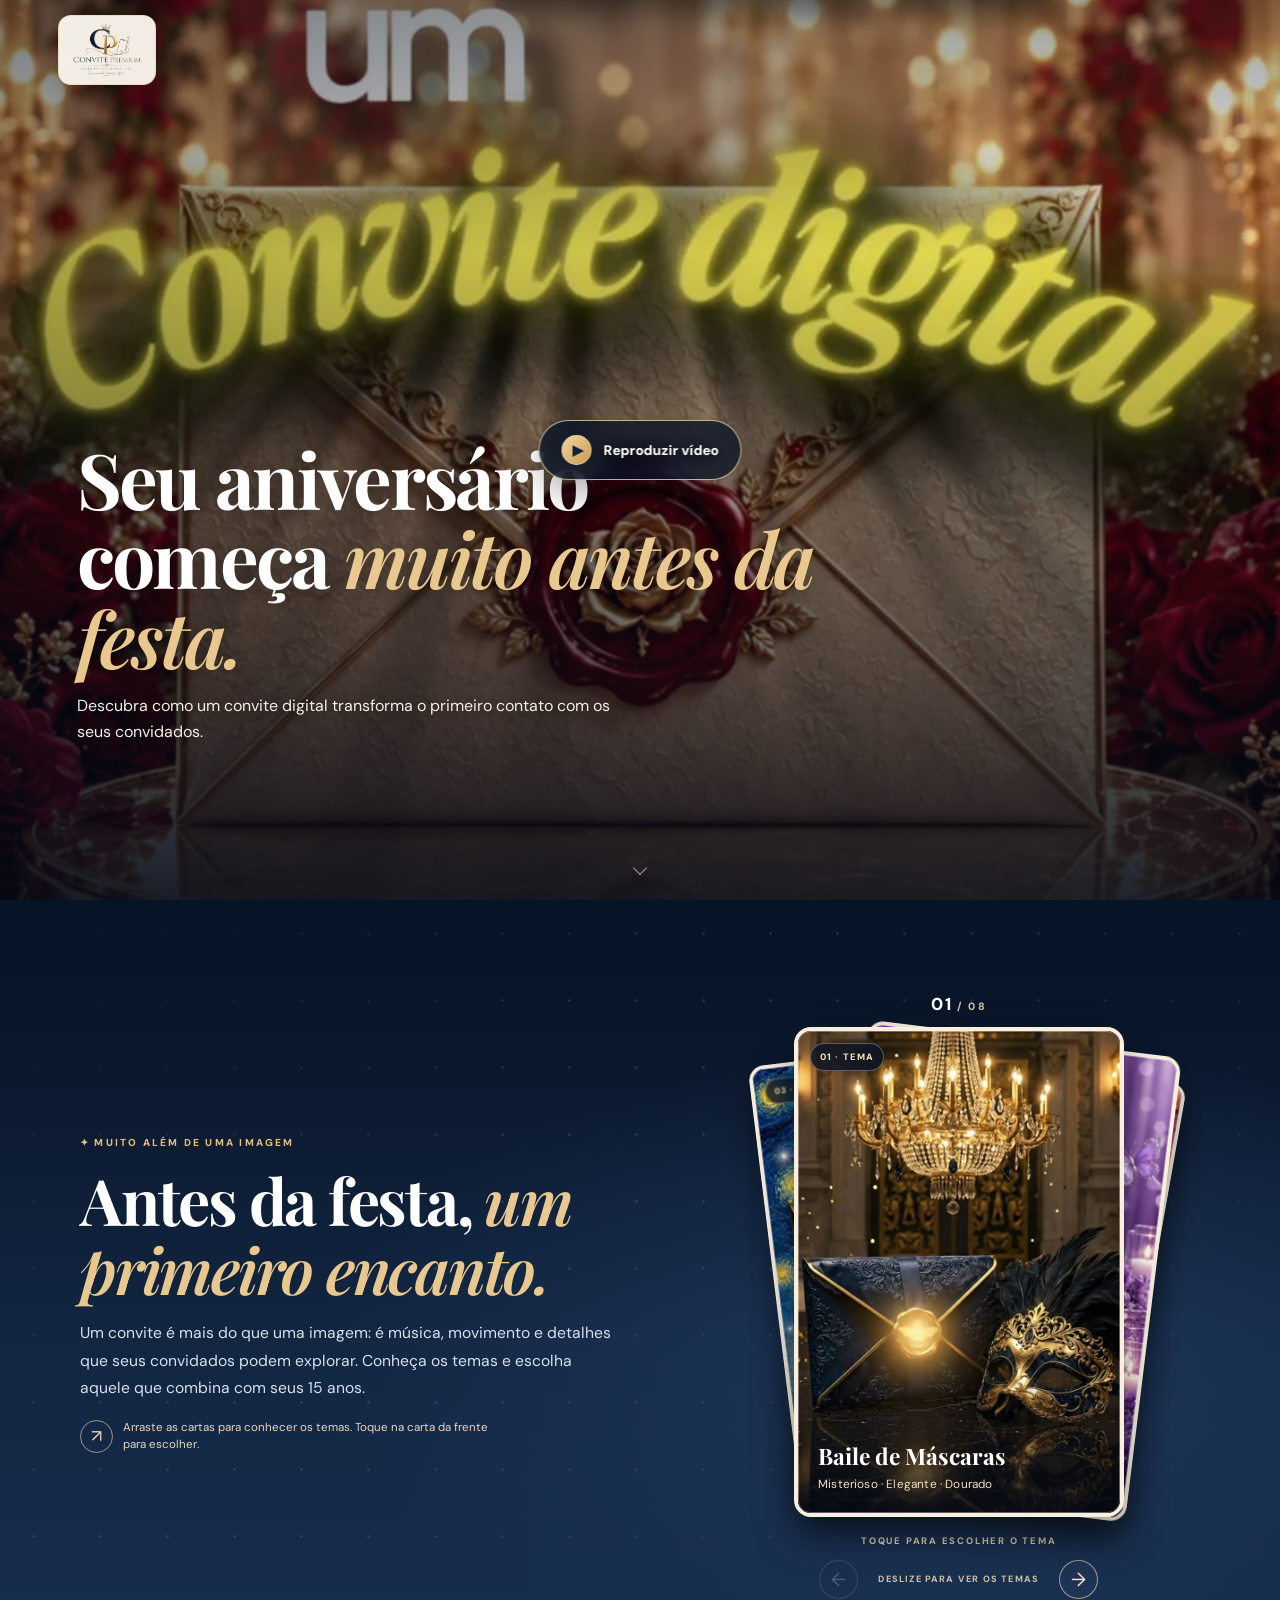
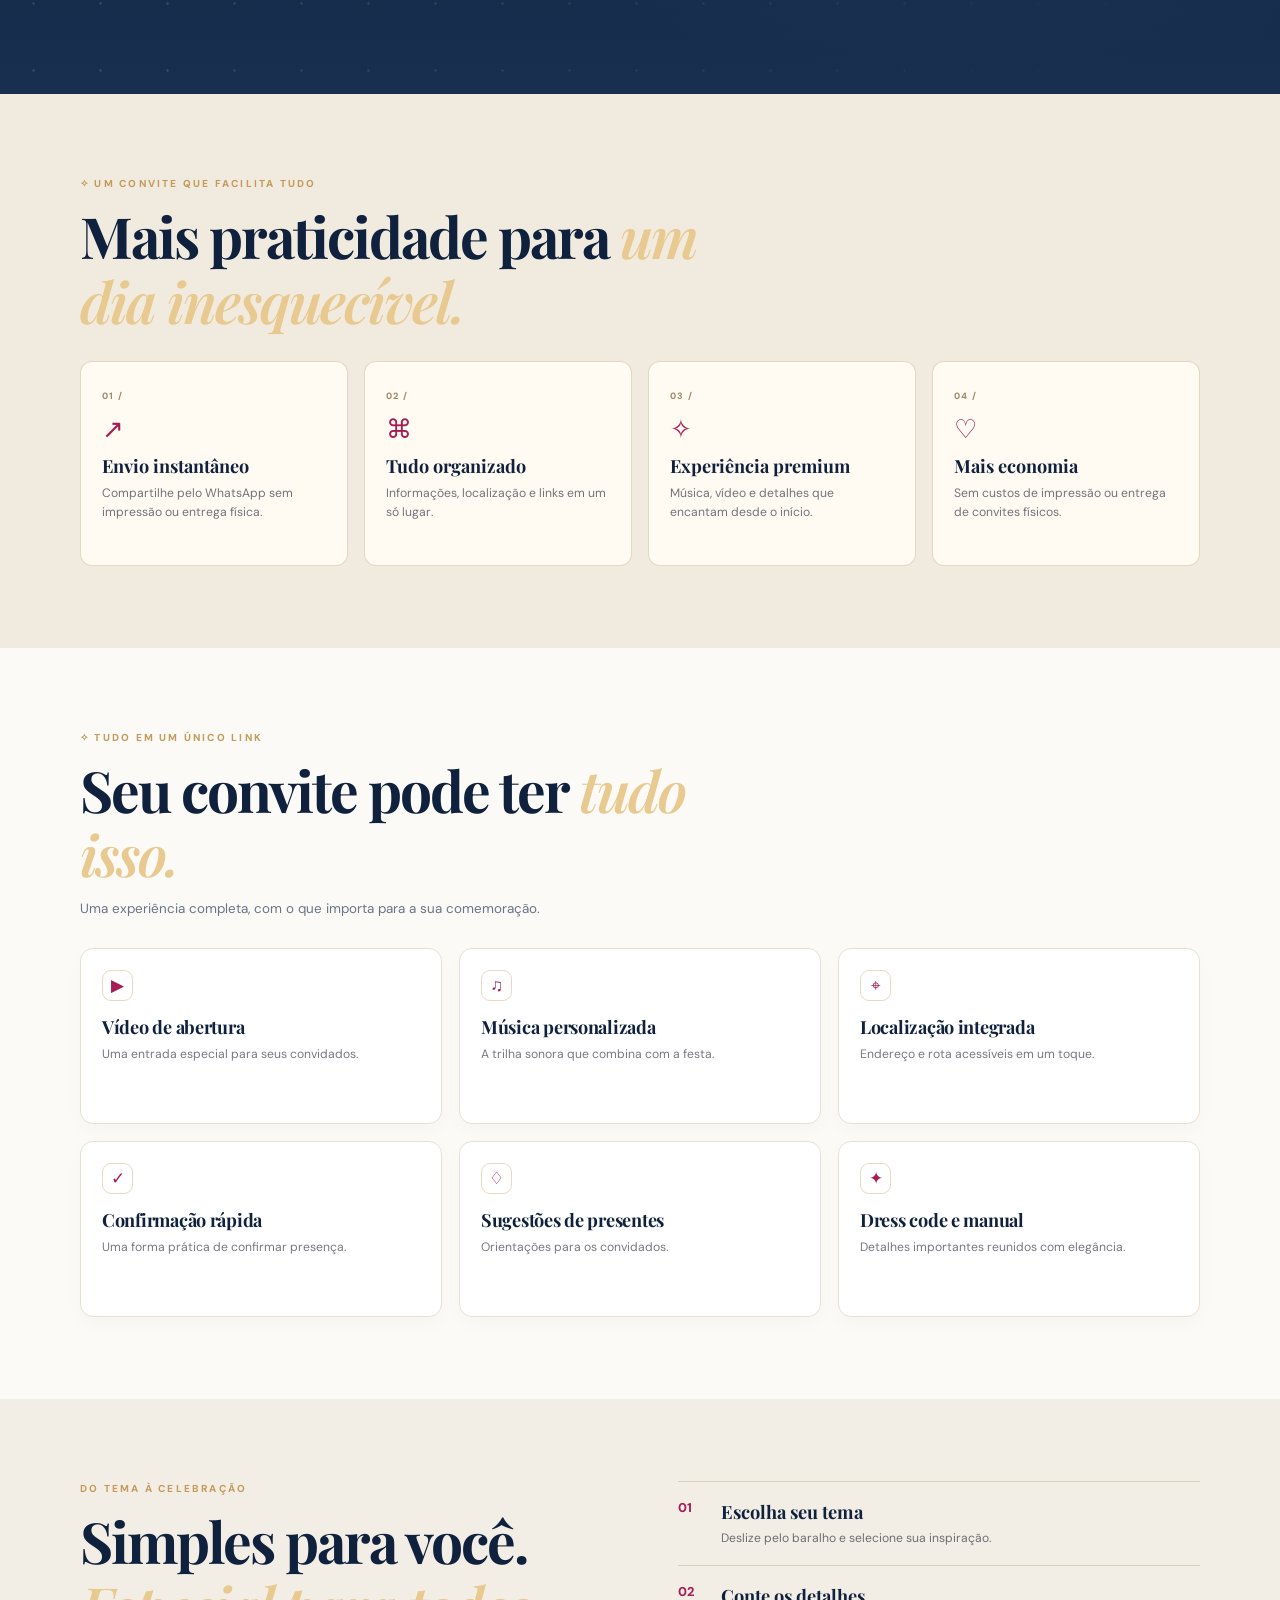
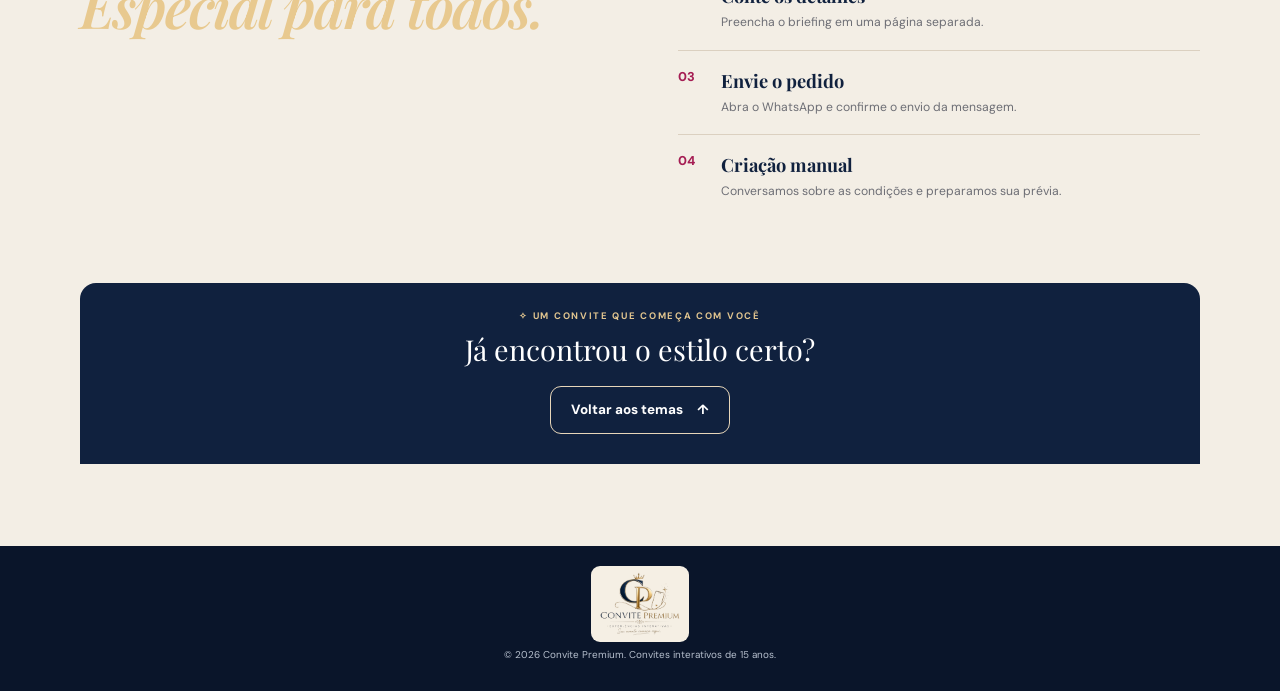
<file: index.html>
<!doctype html>
<html lang="pt-BR">
<head>
  <meta charset="utf-8">
  <meta name="viewport" content="width=device-width, initial-scale=1, viewport-fit=cover">
  <meta name="theme-color" content="#091326">
  <meta name="description" content="Conheça o catálogo de convites digitais personalizados da Convite Premium. Escolha o estilo que combina com a sua celebração.">
  <meta property="og:type" content="website">
  <meta name="twitter:card" content="summary_large_image">
  <meta property="og:title" content="Convite Premium | Catálogo de Convites Digitais">
  <meta property="og:description" content="Seu aniversário começa muito antes da festa. Conheça os temas e escolha o convite que combina com a sua celebração.">
  <meta property="og:image" content="https://premium-invites.github.io/LP-Catalogo/assets/catalogo-whatsapp.webp">
  <meta name="twitter:image" content="https://premium-invites.github.io/LP-Catalogo/assets/catalogo-whatsapp.webp">
  <title>Convite Premium | Catálogo de Convites Digitais</title>
  <link rel="preconnect" href="https://fonts.googleapis.com">
  <link rel="preconnect" href="https://fonts.gstatic.com" crossorigin>
  <link href="https://fonts.googleapis.com/css2?family=DM+Sans:wght@400;500;600;700;800&family=Playfair+Display:ital,wght@0,500;0,600;0,700;1,600;1,700&display=swap" rel="stylesheet">
  <link rel="stylesheet" href="style.css">
  <script defer src="config.js"></script>
  <script defer src="script.js"></script>
</head>
<body class="home-page" data-page="home">
  <main>
    <!-- VSL: primeira tela do funil -->
    <section class="vsl-screen" id="inicio" aria-labelledby="introTitle">
      <div class="vsl-media" aria-hidden="true">
        <video id="introVideo" class="vsl-video" loop playsinline preload="metadata" poster="assets/catalogo-whatsapp.webp">
          <source src="assets/video/vsl-15anos.mp4" type="video/mp4">
          <source src="assets/video/vsl-15anos.webm" type="video/webm">
        </video>
        <div class="vsl-fallback" id="videoFallback" hidden></div>
      </div>
      <div class="vsl-overlay" aria-hidden="true"></div>
      <header class="vsl-header">
        <a class="vsl-logo-wrap" href="#inicio" aria-label="Convite Premium — início">
          <img class="vsl-logo" src="assets/logo-convite-premium.webp" width="132" height="102" alt="Convite Premium">
        </a>
        <button type="button" class="sound-toggle" id="soundButton" aria-pressed="true" aria-label="Desativar som do vídeo" hidden>
          <span class="sound-icon" aria-hidden="true">♫</span>
          <span id="soundButtonText">Desativar som</span>
        </button>
      </header>
      <button type="button" class="vsl-play-overlay" id="vslPlayOverlay" aria-label="Reproduzir vídeo com som">
        <span class="vsl-play-icon" aria-hidden="true">▶</span>
        <span>Reproduzir vídeo</span>
      </button>
      <div class="vsl-copy">
        <h1 id="introTitle" class="vsl-headline">Seu aniversário começa <em>muito antes da festa.</em></h1>
        <p class="vsl-summary">Descubra como um convite digital transforma o primeiro contato com os seus convidados.</p>
        <a class="vsl-continue" id="continueButton" href="#catalogo" aria-label="Ver temas de convites">
          <span>Ver temas</span>
        </a>
      </div>
      <div class="vsl-bottom-cue" aria-hidden="true"><span></span></div>
    </section>

    <section class="showcase-section showcase-top" id="catalogo" aria-labelledby="showcaseTitle">
      <div class="container showcase-layout">
        <div class="showcase-copy">
          <p class="eyebrow reveal">✦ MUITO ALÉM DE UMA IMAGEM</p>
          <h2 id="showcaseTitle" class="reveal">Antes da festa, <em>um primeiro encanto.</em></h2>
          <p class="showcase-description reveal">Um convite é mais do que uma imagem: é música, movimento e detalhes que seus convidados podem explorar. Conheça os temas e escolha aquele que combina com seus 15 anos.</p>
          <div class="showcase-legend reveal"><span aria-hidden="true">↗</span><span>Arraste as cartas para conhecer os temas. Toque na carta da frente para escolher.</span></div>
        </div>
        <div class="deck-shell reveal" id="baralho" aria-label="Baralho de temas de convites de 15 anos">
          <div class="deck-counter"><span id="deckCurrent">01</span><span> / </span><span id="deckTotal">08</span></div>
          <div class="deck-stage" id="deckStage" tabindex="0" role="region" aria-label="Cartas de temas. Arraste para a esquerda ou direita, ou use as setas para navegar."></div>
          <div class="deck-instruction">TOQUE PARA ESCOLHER O TEMA</div>
          <div class="deck-controls" id="deckControls">
            <button class="deck-arrow" id="deckPrev" type="button" aria-label="Tema anterior">←</button>
            <span class="deck-swipe-hint" id="deckHint">DESLIZE PARA VER OS TEMAS</span>
            <button class="deck-arrow" id="deckNext" type="button" aria-label="Próximo tema">→</button>
          </div>
        </div>
      </div>
    </section>

    <section class="benefits-section section-space" aria-label="Vantagens dos convites digitais">
      <div class="container">
        <div class="section-head reveal"><p class="eyebrow">✧ UM CONVITE QUE FACILITA TUDO</p><h2>Mais praticidade para <em>um dia inesquecível.</em></h2></div>
        <div class="benefits-grid">
          <article class="benefit-card reveal"><span class="benefit-index">01 /</span><div class="benefit-icon" aria-hidden="true">↗</div><h3>Envio instantâneo</h3><p>Compartilhe pelo WhatsApp sem impressão ou entrega física.</p></article>
          <article class="benefit-card reveal"><span class="benefit-index">02 /</span><div class="benefit-icon" aria-hidden="true">⌘</div><h3>Tudo organizado</h3><p>Informações, localização e links em um só lugar.</p></article>
          <article class="benefit-card reveal"><span class="benefit-index">03 /</span><div class="benefit-icon" aria-hidden="true">✧</div><h3>Experiência premium</h3><p>Música, vídeo e detalhes que encantam desde o início.</p></article>
          <article class="benefit-card reveal"><span class="benefit-index">04 /</span><div class="benefit-icon" aria-hidden="true">♡</div><h3>Mais economia</h3><p>Sem custos de impressão ou entrega de convites físicos.</p></article>
        </div>
      </div>
    </section>

    <section class="features-section section-space" id="recursos" aria-labelledby="featuresTitle">
      <div class="container">
        <div class="section-head reveal"><p class="eyebrow">✧ TUDO EM UM ÚNICO LINK</p><h2 id="featuresTitle">Seu convite pode ter <em>tudo isso.</em></h2><p>Uma experiência completa, com o que importa para a sua comemoração.</p></div>
        <div class="features-grid">
          <article class="feature-card reveal"><span class="feature-symbol" aria-hidden="true">▶</span><h3>Vídeo de abertura</h3><p>Uma entrada especial para seus convidados.</p></article>
          <article class="feature-card reveal"><span class="feature-symbol" aria-hidden="true">♫</span><h3>Música personalizada</h3><p>A trilha sonora que combina com a festa.</p></article>
          <article class="feature-card reveal"><span class="feature-symbol" aria-hidden="true">⌖</span><h3>Localização integrada</h3><p>Endereço e rota acessíveis em um toque.</p></article>
          <article class="feature-card reveal"><span class="feature-symbol" aria-hidden="true">✓</span><h3>Confirmação rápida</h3><p>Uma forma prática de confirmar presença.</p></article>
          <article class="feature-card reveal"><span class="feature-symbol" aria-hidden="true">♢</span><h3>Sugestões de presentes</h3><p>Orientações para os convidados.</p></article>
          <article class="feature-card reveal"><span class="feature-symbol" aria-hidden="true">✦</span><h3>Dress code e manual</h3><p>Detalhes importantes reunidos com elegância.</p></article>
        </div>
      </div>
    </section>

    <section class="process-section section-space" id="processo" aria-labelledby="processTitle">
      <div class="container process-layout">
        <div class="reveal"><p class="eyebrow">DO TEMA À CELEBRAÇÃO</p><h2 id="processTitle">Simples para você. <em>Especial para todos.</em></h2></div>
        <ol class="process-list">
          <li class="reveal"><span>01</span><div><h3>Escolha seu tema</h3><p>Deslize pelo baralho e selecione sua inspiração.</p></div></li>
          <li class="reveal"><span>02</span><div><h3>Conte os detalhes</h3><p>Preencha o briefing em uma página separada.</p></div></li>
          <li class="reveal"><span>03</span><div><h3>Envie o pedido</h3><p>Abra o WhatsApp e confirme o envio da mensagem.</p></div></li>
          <li class="reveal"><span>04</span><div><h3>Criação manual</h3><p>Conversamos sobre as condições e preparamos sua prévia.</p></div></li>
        </ol>
      </div>
      <div class="container final-band reveal"><span>✧ UM CONVITE QUE COMEÇA COM VOCÊ</span><p>Já encontrou o estilo certo?</p><a class="btn btn-outline-light" href="#baralho">Voltar aos temas <span aria-hidden="true">↑</span></a></div>
    </section>
  </main>

  <footer class="site-footer"><img src="assets/logo-convite-premium.webp" alt="Convite Premium" width="88" height="71"><small>© <span data-year></span> Convite Premium. Convites interativos de 15 anos.</small></footer>
  <div class="scroll-edge" id="scrollEdge" aria-hidden="true"><div class="scroll-edge-caption"><span>DESLIZE PARA EXPLORAR</span><span class="scroll-edge-arrow">↓</span></div></div>
  <noscript><p class="noscript-warning">Ative o JavaScript para visualizar os temas e preencher seu pedido.</p></noscript>
</body>
</html>
</file>
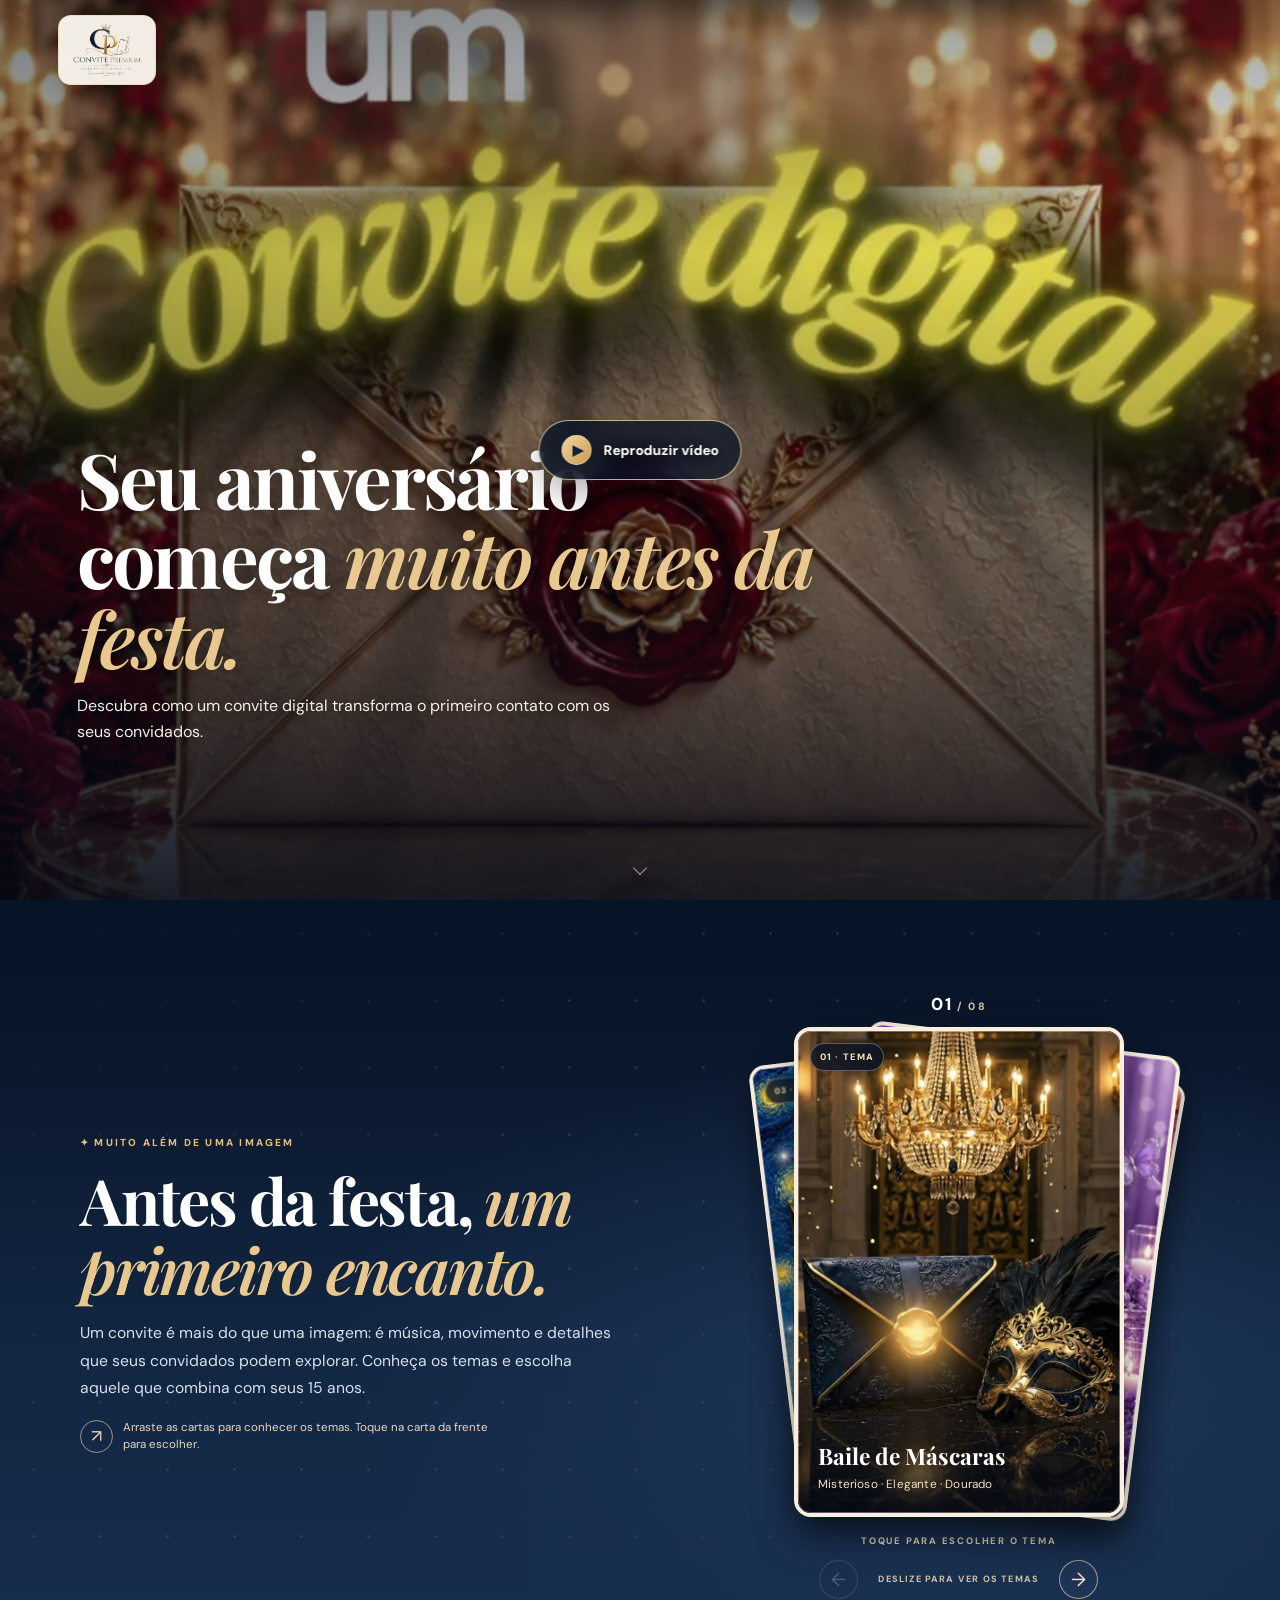
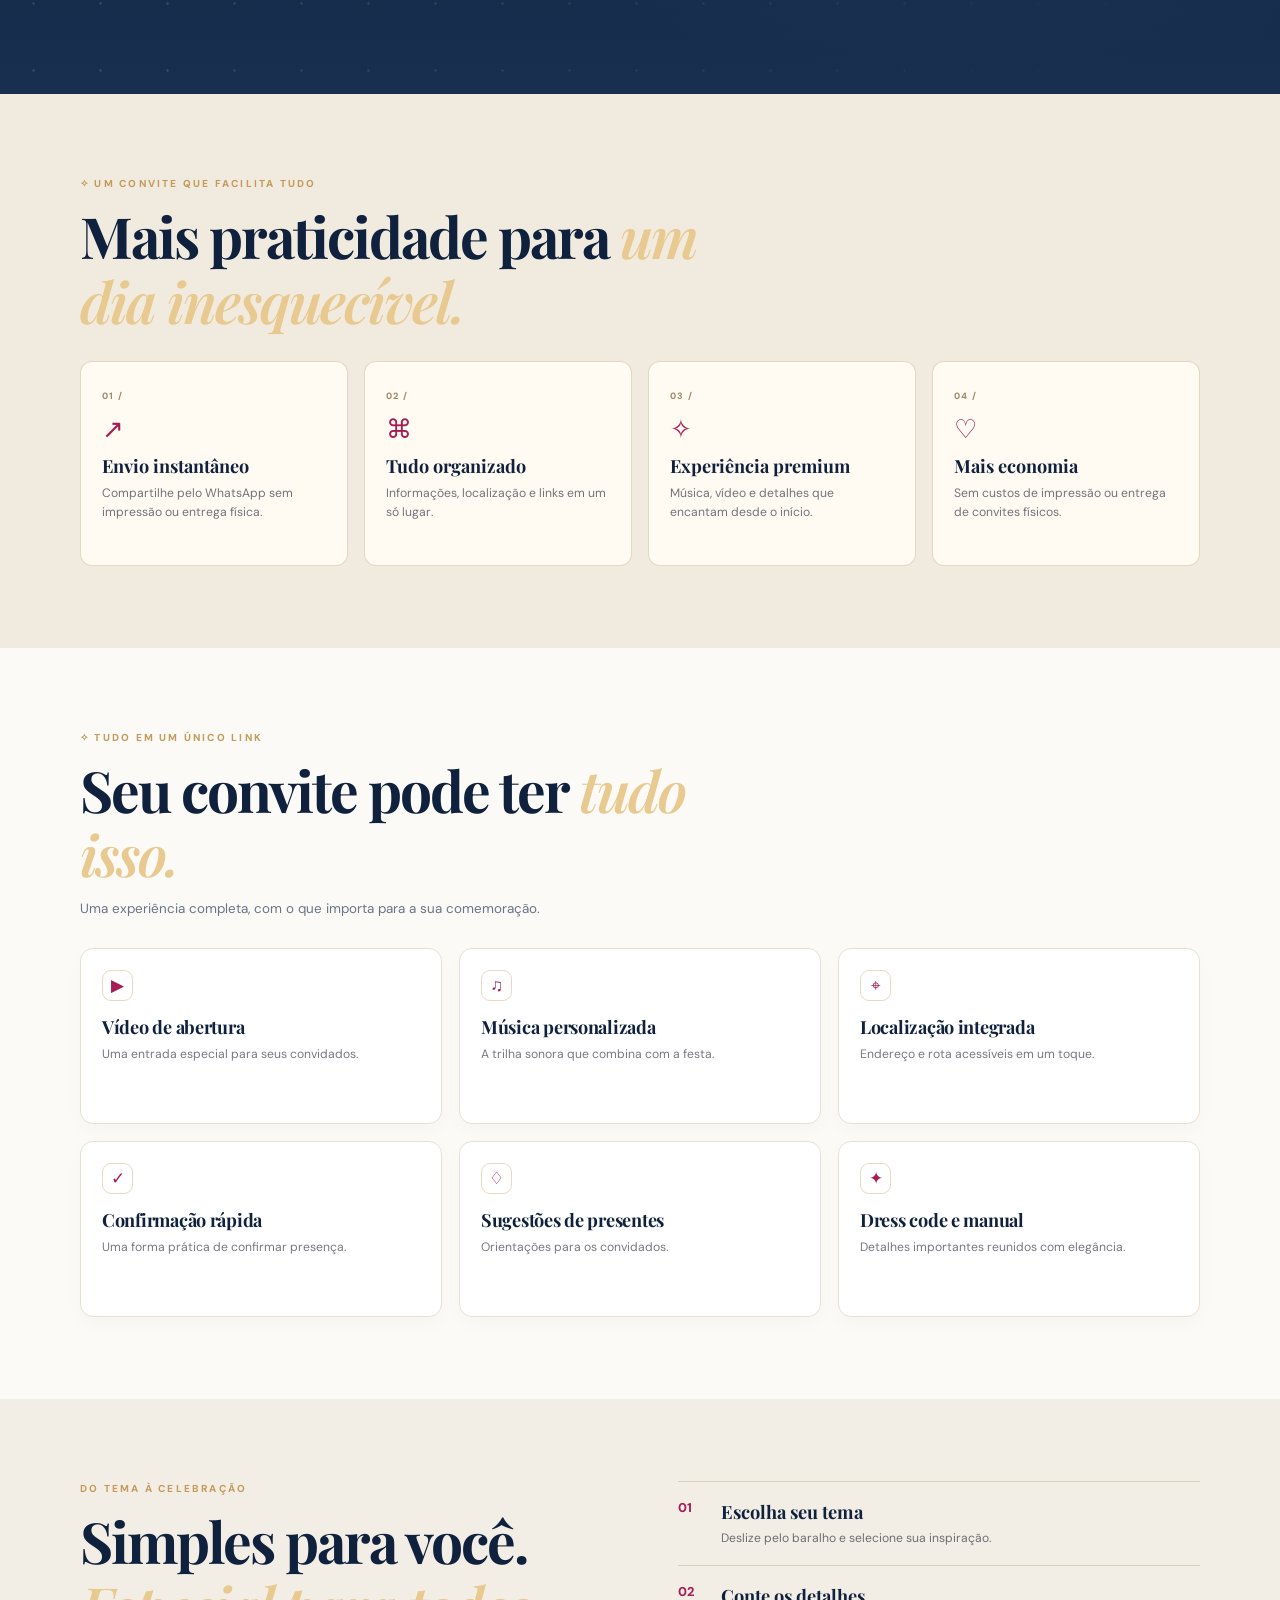
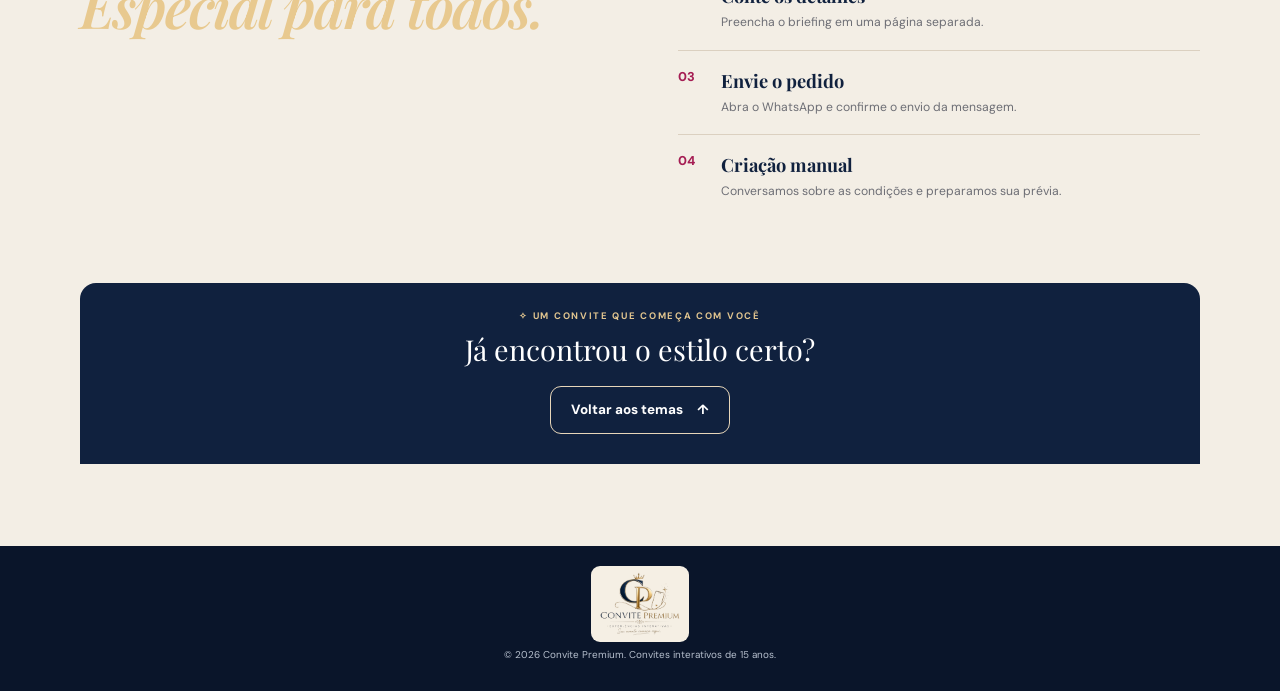
<file: catalogo.html>
<!doctype html>
<html lang="pt-BR">
<head>
  <meta charset="utf-8">
  <meta name="viewport" content="width=device-width, initial-scale=1">
  <meta http-equiv="refresh" content="0;url=index.html#catalogo">
  <title>Catálogo | Convite Premium</title>
  <script>window.location.replace('index.html#catalogo');</script>
</head>
<body><p>O catálogo agora está na página principal. <a href="index.html#catalogo">Abrir catálogo</a>.</p></body>
</html>
</file>
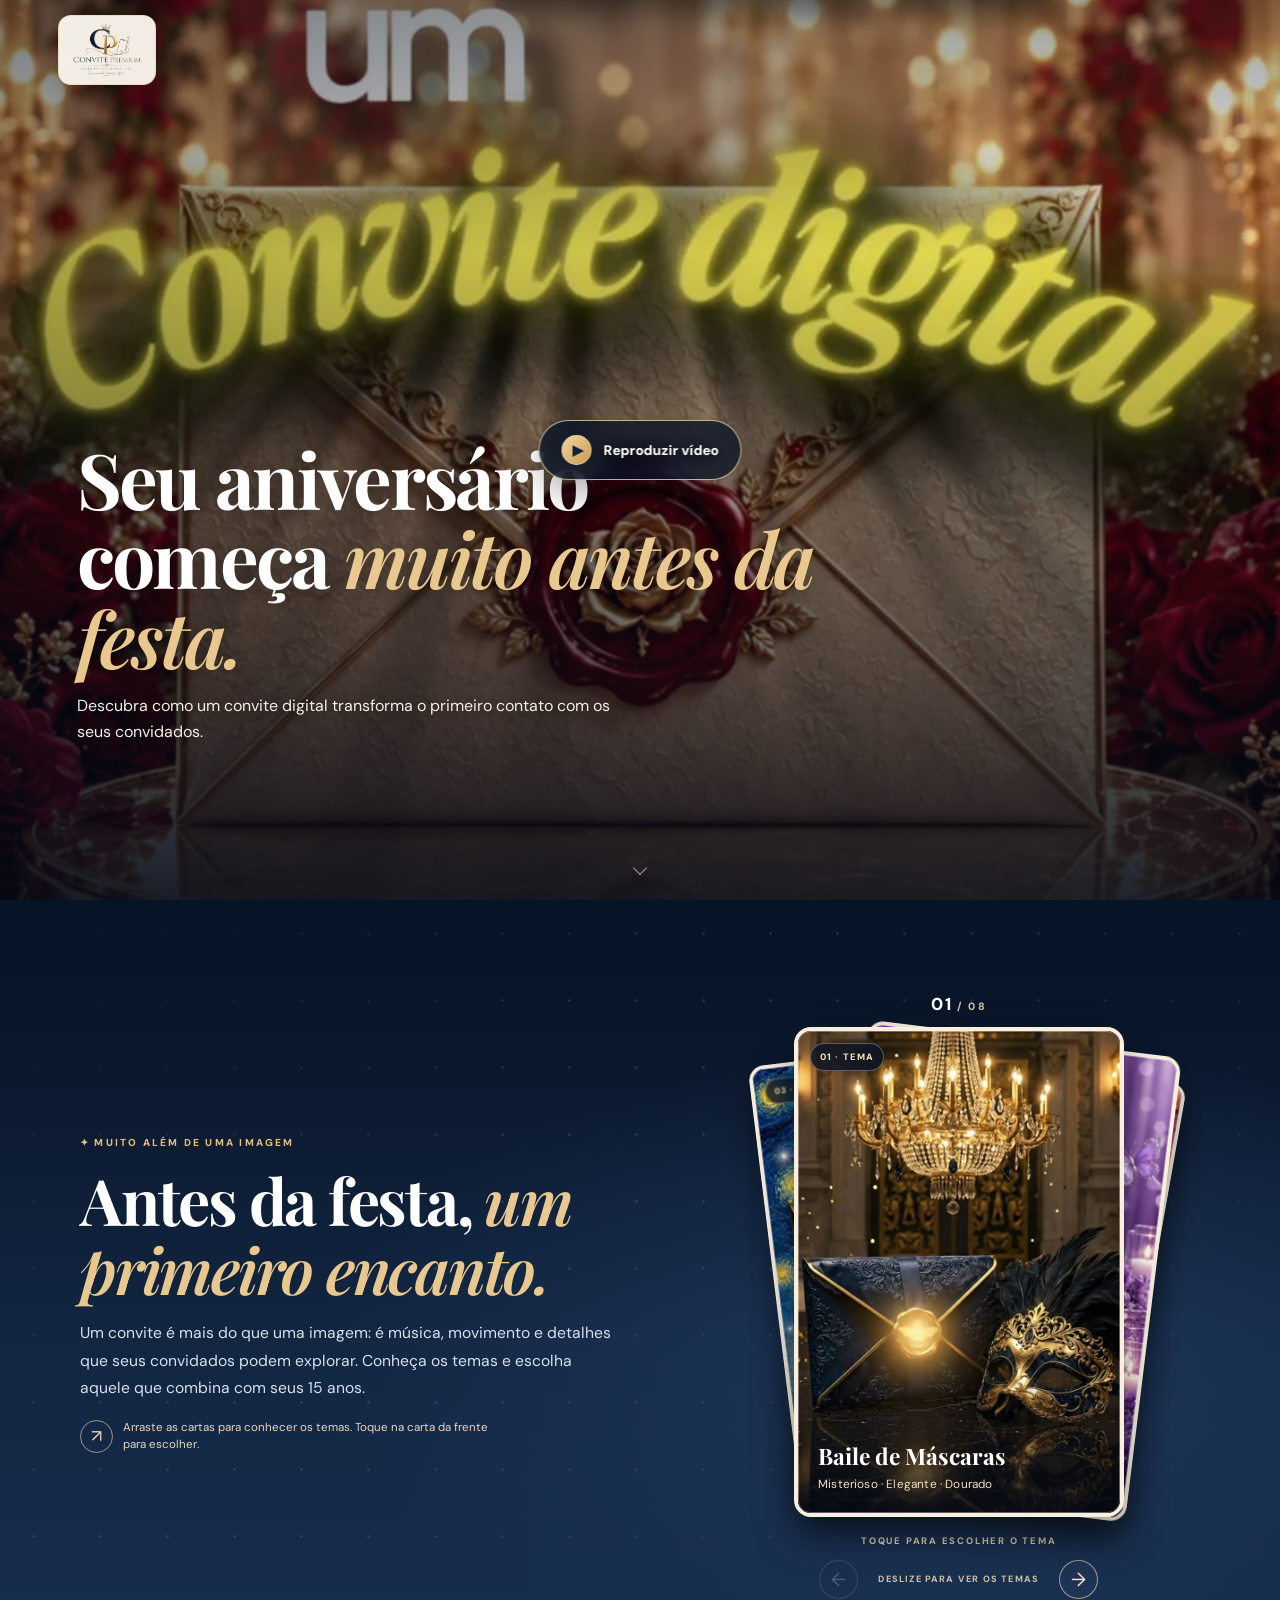
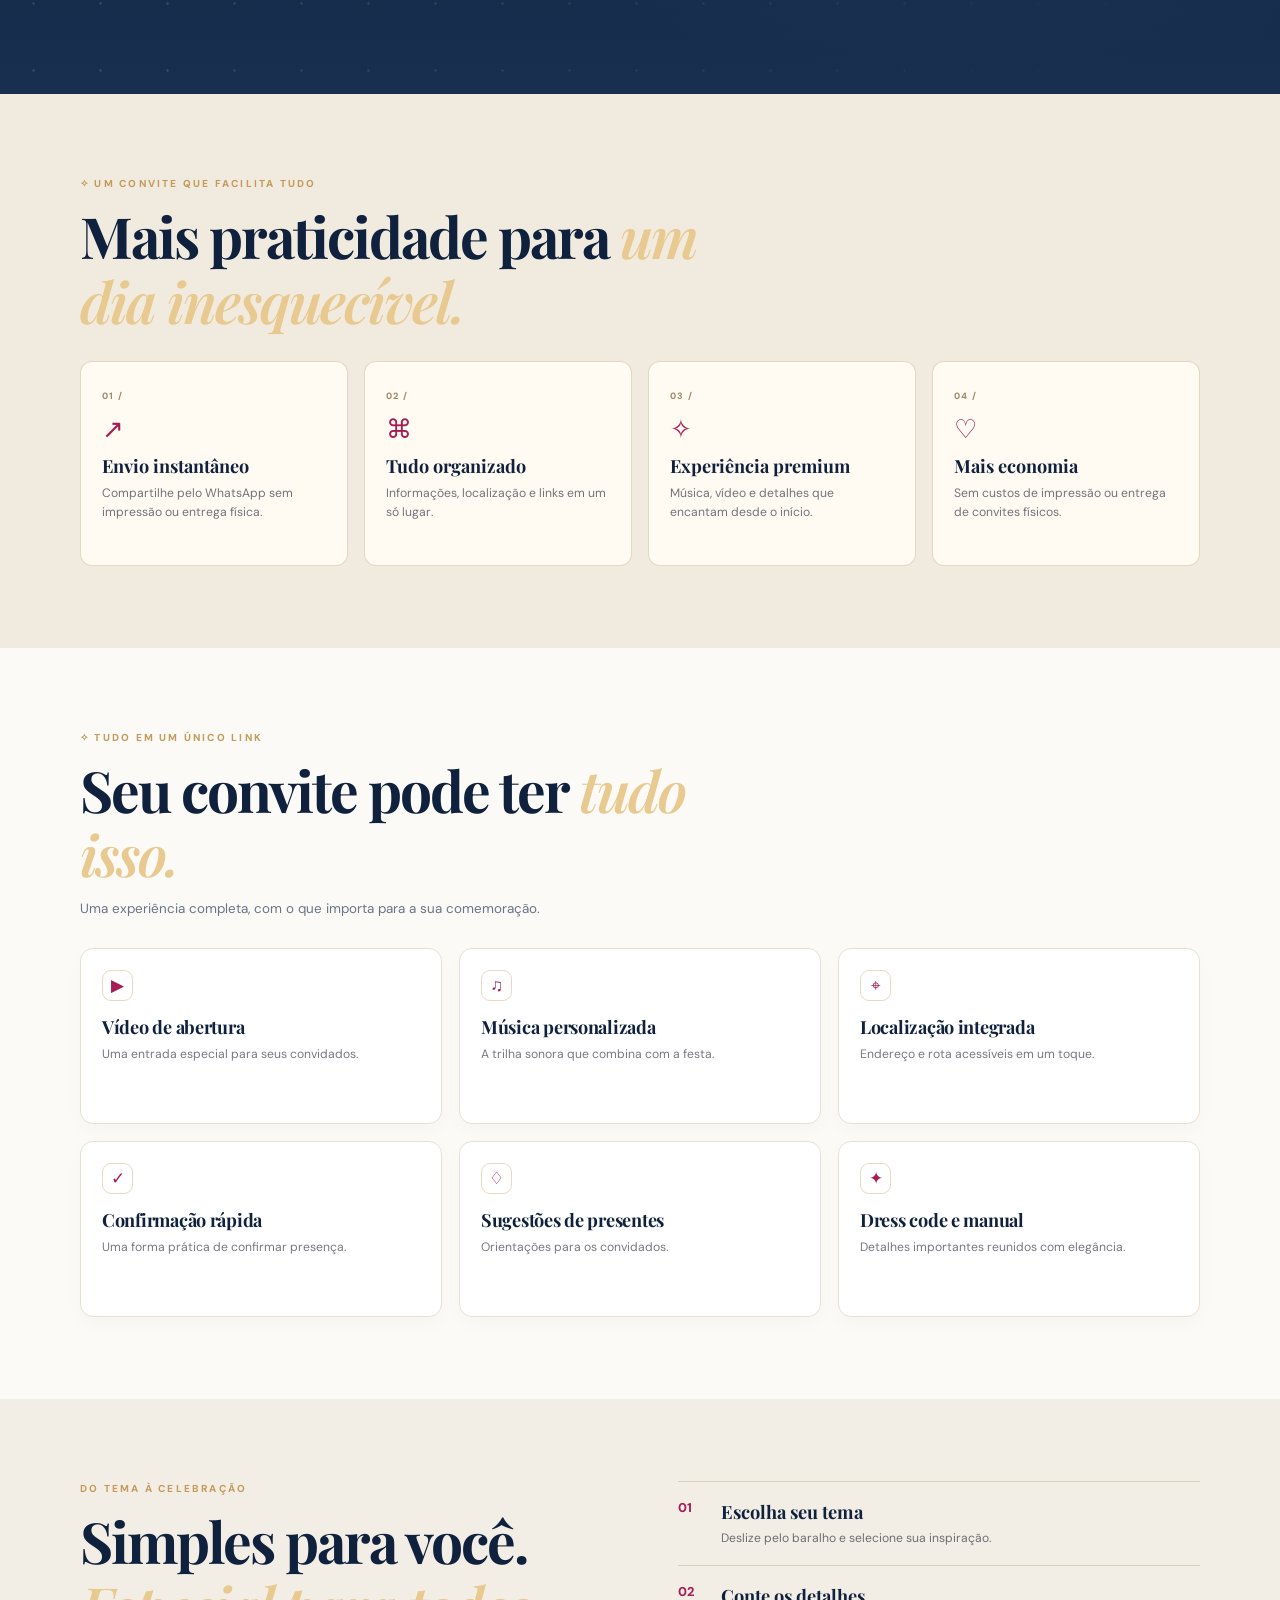
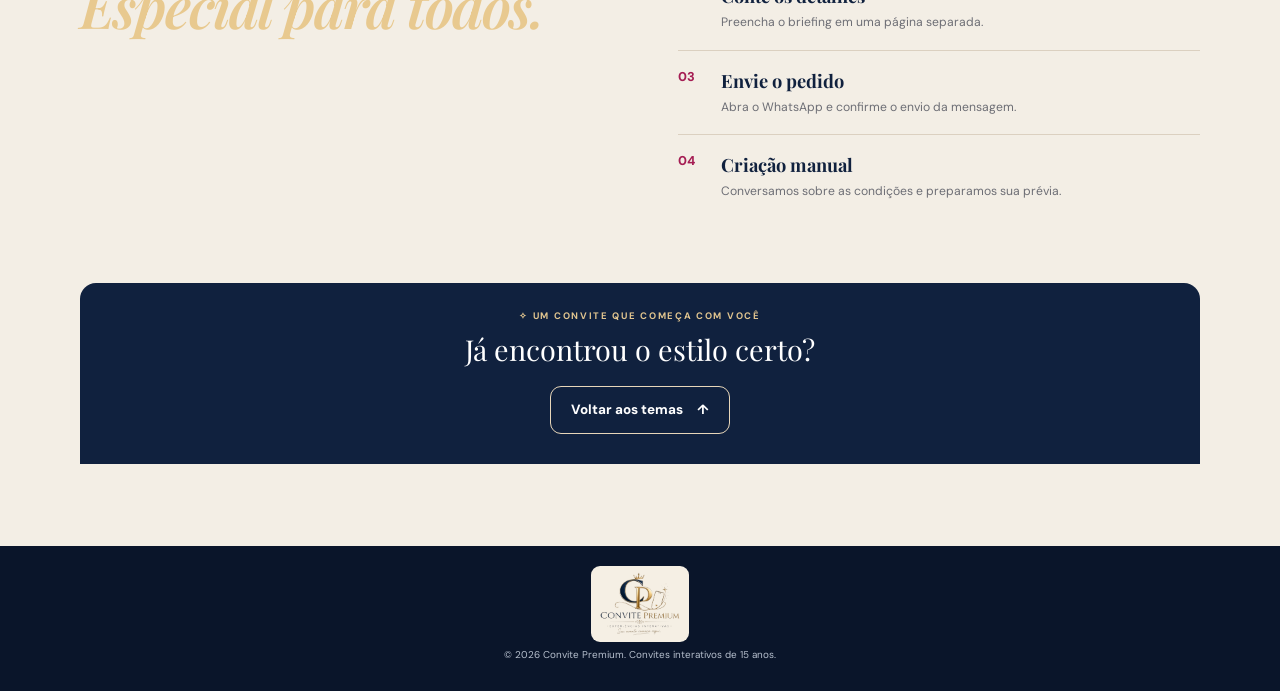
<file: quiz.html>
<!doctype html>
<html lang="pt-BR">
<head>
  <meta charset="utf-8">
  <meta name="viewport" content="width=device-width, initial-scale=1, viewport-fit=cover">
  <meta name="theme-color" content="#f8f5ef">
  <meta name="description" content="Conte os detalhes da sua comemoração e envie seu briefing para a Convite Premium.">
  <title>Conte sobre a festa | Convite Premium</title>
  <link rel="preconnect" href="https://fonts.googleapis.com">
  <link rel="preconnect" href="https://fonts.gstatic.com" crossorigin>
  <link href="https://fonts.googleapis.com/css2?family=DM+Sans:wght@400;500;600;700;800&family=Playfair+Display:ital,wght@0,500;0,600;0,700;1,600;1,700&display=swap" rel="stylesheet">
  <link rel="stylesheet" href="style.css">
  <script defer src="config.js"></script>
  <script defer src="script.js"></script>
</head>
<body class="quiz-page" data-page="quiz">
  <header class="site-header site-header-quiz">
    <div class="site-header-inner">
      <a class="header-anchor quiz-back-link" href="index.html#catalogo" aria-label="Voltar ao catálogo">← Voltar</a>
    </div>
  </header>
  <main class="quiz-main">
    <div class="quiz-wrapper">
      <div class="quiz-heading reveal">
        <p class="eyebrow">✦ UM ÚLTIMO PASSO</p>
        <h1>Conte um pouco <em>sobre a festa.</em></h1>
        <p>Vamos organizar as informações para você enviar seu pedido pelo WhatsApp. A criação do convite será feita manualmente.</p>
      </div>

      <div class="chosen-theme reveal" id="chosenThemeCard" aria-live="polite" data-texture="stars">
        <span class="chosen-symbol" aria-hidden="true"><img id="chosenThemeImage" alt="" hidden><span id="chosenThemeIcon">✧</span></span>
        <div class="chosen-theme-copy"><small>TEMA SELECIONADO</small><strong id="chosenTheme">Carregando…</strong><span id="chosenThemeDescription"></span></div>
        <a href="index.html#catalogo">Alterar</a>
      </div>

      <form id="quizForm" class="quiz-form reveal">
        <div class="field">
          <label for="responsavel">Seu nome <span class="required">*</span></label>
          <input id="responsavel" name="responsavel" type="text" autocomplete="name" maxlength="70" required placeholder="Quem está fazendo o pedido?">
        </div>
        <div class="field">
          <label for="aniversariante">Nome da aniversariante <span class="required">*</span></label>
          <input id="aniversariante" name="aniversariante" type="text" maxlength="70" required placeholder="Nome que aparecerá no convite">
        </div>

        <div class="field age-field">
          <label for="ageWheelTrigger">Qual idade vai completar?</label>
          <button class="age-wheel-trigger" id="ageWheelTrigger" type="button" aria-haspopup="dialog" aria-expanded="false">
            <span id="ageWheelValue">15 anos</span><span class="age-wheel-chevron" aria-hidden="true">⌄</span>
          </button>
          <input id="idadeSelect" name="idadeSelect" type="hidden" value="15">
        </div>
        <div class="age-wheel-backdrop" id="ageWheelBackdrop" hidden>
          <section class="age-wheel-dialog" id="ageWheelDialog" role="dialog" aria-modal="true" aria-labelledby="ageWheelTitle">
            <div class="age-wheel-heading"><span id="ageWheelTitle">Escolha a idade</span><button type="button" id="ageWheelClose" aria-label="Fechar">×</button></div>
            <p class="age-wheel-caption">Deslize a roleta até a idade desejada.</p>
            <div class="age-wheel-window" id="ageWheelWindow" tabindex="0" role="listbox" aria-label="Idade em anos"></div>
            <div class="age-wheel-actions">
              <button type="button" class="age-wheel-cancel" id="ageWheelCancel">Cancelar</button>
              <button type="button" class="age-wheel-confirm" id="ageWheelConfirm">Confirmar idade</button>
            </div>
          </section>
        </div>

        <div class="field-pair">
          <div class="field"><label for="dataEvento">Data da festa <small>(opcional)</small></label><input id="dataEvento" name="dataEvento" type="text" inputmode="numeric" autocomplete="off" maxlength="10" placeholder="DD/MM/AAAA" aria-describedby="dataEventoAjuda"><small id="dataEventoAjuda" class="field-help">Formato brasileiro: dia/mês/ano.</small></div>
          <div class="field"><label for="horaEvento">Horário <small>(opcional)</small></label><input id="horaEvento" name="horaEvento" type="time"></div>
        </div>

        <div class="field">
          <label for="localEvento">Local da festa <small>(opcional)</small></label>
          <input id="localEvento" name="localEvento" type="text" inputmode="text" maxlength="400" placeholder="Informe o nome do local ou cole o link do Google Maps (opcional).">
          <p class="field-help">Você pode informar o nome do espaço, endereço ou link do mapa. Este campo é totalmente opcional.</p>
        </div>

        <div class="field other-description" id="otherDescriptionField" hidden>
          <label for="outroTema">Como você imagina seu convite? <small>(opcional)</small></label>
          <textarea id="outroTema" name="outroTema" rows="3" maxlength="220" placeholder="Ex.: rosas vermelhas, clima mágico, tons de lilás…" disabled></textarea>
          <p class="field-help">Descreva em poucas palavras. Você poderá explicar melhor pelo WhatsApp.</p>
        </div>

        <label class="consent-label"><input type="checkbox" id="confirmacao" name="confirmacao" required><span>Entendo que este é um pedido de informações e que a personalização depende da confirmação para criar o convite.</span></label>
        <p class="privacy-note">As respostas serão usadas apenas para preparar a mensagem que você decidir enviar. Este site não armazena seus dados.</p>
        <button type="submit" class="btn btn-whatsapp">Continuar para o WhatsApp <span aria-hidden="true">↗</span></button>
        <p class="send-note">O WhatsApp abrirá com sua mensagem preenchida. Toque em <strong>Enviar</strong> para concluir.</p>
      </form>
    </div>
  </main>
  <footer class="site-footer quiz-footer"><img src="assets/logo-convite-premium.webp" alt="Convite Premium" width="88" height="71"><small>© <span data-year></span> Convite Premium. Convites interativos de 15 anos.</small></footer>
  <noscript><p class="noscript-warning">Ative o JavaScript para completar seu pedido.</p></noscript>
</body>
</html>
</file>
<file: style.css>
/* CONVITE PREMIUM — Funil mobile-first | VSL + catálogo integrado + quiz */
:root{--navy:#10213e;--navy-deep:#08152b;--navy-mid:#1a3154;--wine:#a51d53;--gold:#c49b5c;--gold-light:#e8c98f;--ink:#1a2435;--muted:#697487;--paper:#fcfaf6;--cream:#f3eee5;--white:#fff;--border:#e8e0d5;--serif:'Playfair Display',Georgia,serif;--sans:'DM Sans',Arial,sans-serif}
*,*::before,*::after{box-sizing:border-box}html{scroll-behavior:smooth;scroll-padding-top:0}body{margin:0;font-family:var(--sans);background:var(--paper);color:var(--ink);-webkit-font-smoothing:antialiased}a{color:inherit;text-decoration:none}button,input,textarea,select{font:inherit}button{cursor:pointer}img,video{max-width:100%;display:block}[hidden]{display:none!important}:focus-visible{outline:3px solid #d9b36e;outline-offset:3px}
.container{width:min(100% - 34px,1120px);margin-inline:auto}.eyebrow{font-size:.63rem;line-height:1.5;letter-spacing:.22em;font-weight:800;color:var(--gold);text-transform:uppercase;margin:0 0 13px}h1,h2,h3,p{margin-top:0}h1,h2{font-family:var(--serif);font-weight:700;letter-spacing:-.035em}h1 em,h2 em{font-weight:600;color:var(--gold-light)}h1{font-size:clamp(2.35rem,8.5vw,4.7rem);line-height:1.08}h2{font-size:clamp(2.05rem,7vw,3.55rem);line-height:1.14}p{line-height:1.68}.btn{min-height:48px;display:inline-flex;align-items:center;justify-content:center;gap:14px;padding:13px 20px;border-radius:11px;border:1px solid transparent;font-weight:800;font-size:.84rem;line-height:1.25;transition:background .2s,color .2s,border .2s,transform .2s}.btn-whatsapp{background:#176d4c;color:#fff;border:0;width:100%;justify-content:space-between;padding:17px 19px;font-size:.88rem}.btn-whatsapp:hover{background:#125a3e}
.reveal{opacity:1;transform:none}.has-motion .reveal{opacity:0;transform:translate3d(0,25px,0);transition:opacity .85s ease,transform .85s cubic-bezier(.18,.72,.24,1)}.has-motion .reveal.is-visible{opacity:1;transform:translate3d(0,0,0)}.sr-only{position:absolute;width:1px;height:1px;padding:0;margin:-1px;overflow:hidden;clip:rect(0,0,0,0);white-space:nowrap;border:0}.noscript-warning{background:#fff3ce;padding:15px;text-align:center;color:#4b2d07;font-size:.85rem}

/* VSL — primeira tela, vídeo automático e silencioso */
.vsl-screen{height:100vh;height:100svh;height:100dvh;min-height:620px;position:relative;isolation:isolate;overflow:hidden;background:#071326;color:#fff}.vsl-media,.vsl-overlay{position:absolute;inset:0}.vsl-media{z-index:-2;background:radial-gradient(ellipse at 50% 35%,#33466b 0,#111d36 44%,#050b18 100%)}.vsl-video{width:100%;height:100%;object-fit:cover;object-position:center center}.vsl-overlay{z-index:-1;pointer-events:none;background:linear-gradient(180deg,rgba(3,8,18,.38) 0%,rgba(3,8,18,.05) 28%,rgba(4,9,21,.28) 50%,rgba(4,9,21,.88) 100%),linear-gradient(90deg,rgba(4,9,20,.26),transparent 78%)}
.vsl-header{position:absolute;z-index:5;top:max(15px,env(safe-area-inset-top));left:0;right:0;padding-inline:clamp(17px,5vw,58px);display:flex;align-items:flex-start;justify-content:space-between;gap:14px}.vsl-logo-wrap{display:grid;place-items:center;width:98px;min-height:68px;padding:6px 8px;background:rgba(250,246,238,.96);border:1px solid rgba(229,205,164,.55);border-radius:13px;box-shadow:0 9px 30px rgba(0,0,0,.18)}.vsl-logo{width:100%;height:auto;max-height:56px;object-fit:contain}
.sound-toggle{display:inline-flex;align-items:center;gap:8px;min-height:39px;padding:9px 13px;border:1px solid rgba(238,218,181,.58);border-radius:999px;background:rgba(7,18,38,.58);backdrop-filter:blur(12px);color:#fff;font-size:.72rem;font-weight:800;box-shadow:0 5px 22px rgba(0,0,0,.18);transition:background .25s,border-color .25s,transform .25s}.sound-toggle:hover,.sound-toggle.is-on{background:rgba(196,155,92,.25);border-color:var(--gold-light);transform:translateY(-1px)}.sound-icon{font-size:1rem;color:var(--gold-light)}
.vsl-play-overlay{position:absolute;z-index:4;left:50%;top:50%;transform:translate(-50%,-50%);width:auto;height:auto;min-width:190px;min-height:58px;padding:14px 22px;border:1px solid rgba(238,218,181,.78);border-radius:999px;background:rgba(7,18,38,.78);backdrop-filter:blur(12px);color:#fff;display:flex;flex-direction:row;align-items:center;justify-content:center;gap:12px;font-size:.86rem;font-weight:800;text-shadow:0 2px 12px #000;box-shadow:0 12px 38px rgba(0,0,0,.28);cursor:pointer}.vsl-play-icon{width:70px;height:70px;display:grid;place-items:center;padding-left:4px;border:1px solid rgba(242,218,178,.8);border-radius:50%;background:rgba(17,38,70,.7);font-size:1.45rem;box-shadow:0 10px 40px rgba(0,0,0,.35);animation:soft-pulse 2s ease-in-out infinite}
.vsl-copy{position:absolute;z-index:3;left:clamp(21px,6vw,78px);right:clamp(21px,6vw,78px);bottom:max(48px,calc(env(safe-area-inset-bottom) + 34px));max-width:760px}.vsl-headline,.vsl-summary,.vsl-continue{opacity:0;transform:translate3d(0,32px,0);pointer-events:none;transition:opacity 1s cubic-bezier(.2,.7,.2,1),transform 1s cubic-bezier(.2,.7,.2,1)}.vsl-headline.is-visible,.vsl-summary.is-visible,.vsl-continue.is-visible{opacity:1;transform:translate3d(0,0,0);pointer-events:auto}.vsl-headline{font-size:clamp(2.45rem,8.2vw,5.1rem);line-height:1.04;letter-spacing:-.035em;max-width:760px;margin:0 0 15px;text-shadow:0 4px 26px rgba(0,0,0,.35)}.vsl-headline em{color:#e8c88e}.vsl-summary{font-size:clamp(.86rem,2vw,1.02rem);line-height:1.62;color:#f3eee6;max-width:570px;margin:0 0 25px;text-shadow:0 2px 12px rgba(0,0,0,.42)}
.vsl-continue{position:relative;isolation:isolate;overflow:hidden;display:flex;align-items:center;justify-content:center;gap:0;text-align:center;width:min(100%,365px);min-height:62px;padding:15px 22px;border-radius:15px;border:1px solid rgba(255,238,203,.68);background:linear-gradient(110deg,#d5b06e,#f0d49b 52%,#c99c57);color:#17233b;font-size:1.12rem;font-weight:900;letter-spacing:.01em;box-shadow:0 12px 38px rgba(3,9,20,.34),0 0 0 1px rgba(255,255,255,.12) inset;transition:opacity 1s cubic-bezier(.2,.7,.2,1),transform 1s cubic-bezier(.2,.7,.2,1),box-shadow .3s}.vsl-continue.is-visible{animation:cta-float 3.4s ease-in-out infinite 1s}.vsl-continue::after{content:"";position:absolute;z-index:-1;left:50%;top:50%;width:15px;height:15px;border-radius:50%;border:2px solid rgba(255,255,255,.92);opacity:0;transform:translate(-50%,-50%) scale(.1)}.vsl-continue.ripple-active::after{animation:water-ripple .72s ease-out}
.vsl-bottom-cue{position:absolute;z-index:2;bottom:13px;left:50%;width:30px;height:24px;transform:translateX(-50%);opacity:.65}.vsl-bottom-cue span{display:block;width:10px;height:10px;border-right:1px solid #f5dfb7;border-bottom:1px solid #f5dfb7;transform:rotate(45deg);margin:0 auto;animation:arrow-bob 1.8s ease-in-out infinite}
@keyframes cta-float{0%,100%{transform:translateY(0)}50%{transform:translateY(-6px)}}@keyframes water-ripple{0%{opacity:.85;transform:translate(-50%,-50%) scale(.1);width:18px;height:18px}100%{opacity:0;transform:translate(-50%,-50%) scale(22);width:120px;height:120px}}@keyframes soft-pulse{50%{transform:scale(1.06);box-shadow:0 10px 50px rgba(0,0,0,.4),0 0 0 8px rgba(225,196,145,.08)}}@keyframes arrow-bob{50%{transform:translateY(5px) rotate(45deg)}}

/* Cabeçalho do catálogo — somente o nome Catálogo */
.site-header{position:sticky;top:0;z-index:35;background:rgba(252,250,246,.94);border-bottom:1px solid rgba(204,181,153,.3);backdrop-filter:blur(18px);-webkit-backdrop-filter:blur(18px)}.site-header-inner{width:min(100% - 34px,1120px);margin:auto;display:flex;align-items:center;justify-content:space-between;gap:12px;min-height:72px}.brand-link{flex:none;display:flex;align-items:center;justify-content:center;width:92px;height:60px;padding:5px 7px;border-radius:9px;background:#f5efe4}.brand-link img{width:100%;height:100%;object-fit:contain}.site-header-title{font-family:var(--serif);font-weight:700;font-size:1.15rem;letter-spacing:-.02em;color:var(--navy);text-align:center}.header-anchor{font-size:.68rem;font-weight:800;padding:9px 11px;color:var(--navy);border:1px solid #d9c8aa;border-radius:100px;white-space:nowrap;background:#fffdf9}.header-anchor:hover{background:#f5ecdc}

/* Catálogo — apresentação e baralho como seletor único */
.showcase-section{position:relative;isolation:isolate;background:radial-gradient(ellipse at 76% 58%,rgba(36,62,101,.62) 0,transparent 48%),linear-gradient(180deg,#071326 0%,#0a172c 18%,#122641 55%,#182f50 100%);color:#fff;overflow:hidden;scroll-margin-top:0}.showcase-section::before{content:"";position:absolute;inset:0;z-index:-1;opacity:.22;background-image:radial-gradient(rgba(232,201,143,.7) 1px,transparent 1.6px);background-size:67px 67px;mask-image:linear-gradient(135deg,transparent,#000 40%,transparent 95%)}.showcase-top{padding:54px 0 65px}.showcase-layout{display:grid;grid-template-columns:minmax(0,1fr);gap:26px}.showcase-copy .eyebrow{color:#e2bd7b;margin-bottom:15px}.showcase-copy h2{color:#fff;max-width:690px;font-size:clamp(2.5rem,9vw,4.65rem);line-height:1.08;margin:0 0 16px}.showcase-copy h2 em{color:#e8c88f}.showcase-description{color:#d7e0ed;font-size:.88rem;max-width:540px;line-height:1.75;margin:0 0 17px}.showcase-legend{display:flex;align-items:center;gap:10px;color:#e6d6bd;font-size:.72rem;line-height:1.55;max-width:430px}.showcase-legend>span:first-child{width:33px;height:33px;display:grid;place-items:center;flex:none;border:1px solid rgba(238,214,180,.62);border-radius:50%;font-size:1.1rem}
.deck-shell{width:100%;padding-top:3px}.deck-counter{text-align:center;font-size:.66rem;font-weight:800;letter-spacing:.2em;color:#d9c398;margin-bottom:9px}.deck-counter #deckCurrent{font-size:1.08rem;color:#fff}.deck-stage{position:relative;width:min(70vw,292px);height:min(104vw,420px);min-height:310px;margin:12px auto 18px;isolation:isolate;touch-action:pan-y;cursor:grab;user-select:none;-webkit-user-select:none}.deck-stage.is-dragging{cursor:grabbing}.deck-card{position:absolute;inset:0;width:100%;height:100%;padding:0;border:4px solid #f8efdf;border-radius:17px;overflow:hidden;background:linear-gradient(135deg,var(--card-main),var(--card-secondary));box-shadow:0 19px 42px rgba(0,0,0,.42);color:#fff;text-align:left;will-change:transform;transition:transform .62s cubic-bezier(.18,.78,.19,1),opacity .5s ease,border-color .35s;transform-origin:50% 78%}.deck-card::after{content:"";position:absolute;inset:0;border-radius:12px;border:1px solid rgba(255,255,255,.35);pointer-events:none}.deck-card-media{position:absolute;inset:0;display:block;overflow:hidden;background:linear-gradient(145deg,var(--card-main),var(--card-secondary))}.deck-card-image,.deck-card-video{width:100%;height:100%;object-fit:cover;object-position:center center;pointer-events:none}.deck-card-overlay{position:absolute;inset:auto 0 0;display:block;padding:52px 15px 17px;background:linear-gradient(transparent,rgba(3,8,19,.88));pointer-events:none}.deck-card-overlay strong{display:block;font-family:var(--serif);font-size:1.16rem;line-height:1.18;margin-bottom:6px;color:#fff}.deck-card-overlay small{display:block;color:#f0dfc1;font-size:.67rem;line-height:1.45;letter-spacing:.015em}.deck-card-number{position:absolute;top:12px;left:12px;z-index:2;background:rgba(7,18,37,.76);border:1px solid rgba(255,255,255,.3);color:#f3dfbe;font-size:.58rem;font-weight:800;letter-spacing:.12em;padding:7px 9px;border-radius:30px;backdrop-filter:blur(8px)}.deck-card-idea{background:radial-gradient(circle at 50% 38%,#3b5079,#142442 65%,#09162b)}.deck-card-idea .deck-idea-art{position:absolute;inset:0;display:flex;flex-direction:column;align-items:center;justify-content:center;gap:18px;text-align:center;padding:24px;background:radial-gradient(circle at 50% 42%,rgba(224,196,143,.16),transparent 55%)}.deck-card-idea .deck-idea-art::before,.deck-card-idea .deck-idea-art::after{content:"";position:absolute;width:70%;aspect-ratio:1;border:1px solid rgba(235,205,149,.55);border-radius:50%;box-shadow:0 0 0 18px rgba(255,255,255,.025),0 0 0 38px rgba(255,255,255,.018)}.deck-card-idea .deck-idea-art::after{width:88%;border-color:rgba(235,205,149,.2);box-shadow:none}.idea-star{position:relative;z-index:1;color:var(--card-accent);font-size:5rem;line-height:1;text-shadow:0 0 28px rgba(235,205,149,.45)}.deck-idea-art strong{position:relative;z-index:1;font-family:var(--serif);font-size:1.45rem;line-height:1.25;color:#fff0d6}.deck-idea-art small{position:relative;z-index:1;color:var(--card-accent);font-size:.58rem;letter-spacing:.2em;font-weight:800}.deck-instruction{text-align:center;color:#e6d4b5;font-size:.59rem;letter-spacing:.19em;font-weight:800;margin:8px 0 12px}.deck-controls{display:flex;justify-content:center;align-items:center;gap:20px;min-height:40px}.deck-arrow{width:39px;height:39px;border-radius:50%;color:#f8e4c1;border:1px solid rgba(238,218,183,.62);background:rgba(255,255,255,.025);font-size:1.2rem;transition:background .2s,opacity .2s,transform .2s}.deck-arrow:hover:not(:disabled){background:rgba(255,255,255,.14);transform:scale(1.04)}.deck-arrow:disabled{opacity:.24;cursor:default}.deck-swipe-hint{color:#cdbfa9;font-weight:800;font-size:.57rem;letter-spacing:.13em;white-space:nowrap}

/* Benefícios e recursos preservados */
.section-space{padding-top:58px;padding-bottom:58px}.benefits-section{background:#f1ebdf}.section-head{max-width:670px;margin:0 0 27px}.section-head h2{color:var(--navy);margin:0 0 11px}.section-head>p:not(.eyebrow){color:var(--muted);font-size:.84rem;margin:0}.benefits-grid{display:grid;grid-template-columns:repeat(2,minmax(0,1fr));gap:10px}.benefit-card{background:#fffaf2;min-width:0;border:1px solid rgba(222,207,185,.8);border-radius:12px;padding:15px 12px 17px;position:relative}.benefit-index{font-size:.57rem;color:#a08969;font-weight:800;letter-spacing:.15em}.benefit-icon{font-size:1.65rem;color:var(--wine);line-height:1;margin:12px 0 13px;font-family:Georgia,serif}.benefit-card h3{font-family:var(--serif);font-size:.98rem;color:var(--navy);margin:0 0 7px;line-height:1.22}.benefit-card p{font-size:.69rem;line-height:1.55;color:#72747b;margin:0}
.features-section{background:var(--paper)}.features-grid{display:grid;grid-template-columns:repeat(2,minmax(0,1fr));gap:10px}.feature-card{padding:14px 12px 17px;border-radius:13px;border:1px solid var(--border);background:#fff;min-height:142px;min-width:0;box-shadow:0 7px 20px rgba(14,27,49,.025)}.feature-symbol{display:grid;place-items:center;height:31px;width:31px;border:1px solid #e8d9c4;border-radius:9px;color:var(--wine);font-size:1.08rem;margin-bottom:15px}.feature-card h3{font-family:var(--serif);font-size:.98rem;line-height:1.23;letter-spacing:-.015em;color:var(--navy);margin-bottom:7px}.feature-card p{font-size:.68rem;color:#777882;line-height:1.56;margin:0}
.process-section{background:var(--cream);padding-bottom:0}.process-layout{display:grid;grid-template-columns:minmax(0,1fr);gap:25px}.process-layout h2{max-width:520px;color:var(--navy);margin-bottom:0}.process-list{padding:0;margin:0;list-style:none;display:grid;gap:0}.process-list li{display:flex;gap:16px;border-top:1px solid #dbd0c0;padding:17px 0}.process-list li>span{color:var(--wine);font-size:.8rem;font-weight:800;letter-spacing:.04em;min-width:27px}.process-list h3{font-family:var(--serif);color:var(--navy);font-size:1.14rem;margin:0 0 5px}.process-list p{font-size:.76rem;line-height:1.6;margin:0;color:#6d6e75}.final-band{background:var(--navy);color:#fff;padding:27px 25px 30px;margin-top:42px;text-align:center;border-radius:16px 16px 0 0}.final-band>span{display:block;font-size:.59rem;color:#e1c58f;letter-spacing:.18em;font-weight:700}.final-band p{font-family:var(--serif);font-size:1.8rem;line-height:1.2;margin:10px 0 19px}.btn-outline-light{border-color:#e7d6b9;color:#fff;background:transparent}.btn-outline-light:hover{background:#fff;color:var(--navy)}
.site-footer{display:flex;flex-direction:column;align-items:center;gap:5px;text-align:center;background:#0a152a;padding:20px 18px 28px;color:#b7c0ce}.site-footer img{width:98px;height:auto;padding:5px 8px;border-radius:9px;background:#f5efe4}.site-footer small{font-size:.62rem;line-height:1.6}
/* Degradê inferior persistente durante a rolagem, sem bloquear interação */
.scroll-edge{position:fixed;z-index:40;pointer-events:none;left:0;right:0;bottom:0;height:clamp(76px,13vh,130px);opacity:0;transition:opacity .55s ease;background:linear-gradient(0deg,rgba(252,250,246,.78) 0%,rgba(252,250,246,.47) 28%,rgba(252,250,246,.17) 62%,rgba(252,250,246,0) 100%);filter:blur(.15px)}.scroll-edge.is-visible{opacity:1}.scroll-edge.is-hidden{opacity:0}.scroll-edge-caption{position:absolute;bottom:max(10px,env(safe-area-inset-bottom));left:0;right:0;display:flex;align-items:center;justify-content:center;gap:9px;color:#927a55;font-size:.54rem;letter-spacing:.18em;font-weight:800}.scroll-edge-arrow{display:inline-block;font-size:1.1rem;animation:arrow-bob 1.7s infinite}

/* Quiz / briefing */
.quiz-page{background:radial-gradient(circle at top,#fffdfa,#f5f0e7)}.quiz-main{min-height:70vh;padding:30px 0 55px}.quiz-wrapper{width:min(100% - 36px,660px);margin:auto}.quiz-heading{margin:24px 0 22px}.quiz-heading h1{font-size:clamp(2.45rem,7.9vw,3.55rem);margin-bottom:12px}.quiz-heading>p:not(.eyebrow){font-size:.82rem;color:#71747e;margin:0;line-height:1.7}
.chosen-theme{--selected-main:#10213e;--selected-secondary:#1c3869;--selected-accent:#e0c38b;display:flex;align-items:center;gap:13px;padding:15px;border-radius:15px;color:#fff;margin-bottom:15px;min-height:108px;position:relative;isolation:isolate;overflow:hidden;background:linear-gradient(118deg,var(--selected-main),var(--selected-secondary));border:1px solid var(--selected-accent);box-shadow:0 14px 30px rgba(13,35,65,.13)}.chosen-theme::before{content:"";position:absolute;inset:0;z-index:-1;opacity:.2;pointer-events:none;background-image:radial-gradient(var(--selected-accent) 1px,transparent 1.7px);background-size:24px 24px;mask-image:linear-gradient(120deg,#000,transparent 85%)}.chosen-theme::after{content:"";position:absolute;right:-25px;top:-65px;width:210px;height:190px;border:1px solid color-mix(in srgb,var(--selected-accent) 45%,transparent);border-radius:50%;box-shadow:0 0 0 17px color-mix(in srgb,var(--selected-accent) 7%,transparent),0 0 0 35px color-mix(in srgb,var(--selected-accent) 5%,transparent);pointer-events:none;z-index:-1}
.chosen-theme[data-texture="roses"]::before{background-image:radial-gradient(ellipse at 20% 30%,var(--selected-accent) 0 2px,transparent 3px),radial-gradient(ellipse at 75% 70%,var(--selected-accent) 0 2px,transparent 3px);background-size:36px 36px}.chosen-theme[data-texture="garden"]::before{background-image:repeating-linear-gradient(45deg,transparent 0 13px,color-mix(in srgb,var(--selected-accent) 22%,transparent) 14px 15px)}.chosen-theme[data-texture="butterflies"]::before{background-image:radial-gradient(ellipse at 25% 35%,var(--selected-accent) 0 3px,transparent 4px),radial-gradient(ellipse at 75% 65%,var(--selected-accent) 0 3px,transparent 4px);background-size:44px 44px}.chosen-theme[data-texture="artdeco"]::before{background-image:repeating-linear-gradient(90deg,transparent 0 19px,color-mix(in srgb,var(--selected-accent) 18%,transparent) 20px 21px)}.chosen-theme[data-texture="pearls"]::before{background-image:radial-gradient(circle,var(--selected-accent) 0 2px,transparent 3px);background-size:19px 19px}.chosen-theme[data-texture="moon"]::before{background-image:radial-gradient(circle at 80% 25%,var(--selected-accent) 0 4px,transparent 5px),radial-gradient(circle,var(--selected-accent) 0 1px,transparent 2px);background-size:100% 100%,26px 26px}
.chosen-symbol{display:grid;place-items:center;width:60px;height:76px;flex:none;border-radius:8px;background:rgba(0,0,0,.19);border:1px solid var(--selected-accent);overflow:hidden;color:var(--selected-accent)}.chosen-symbol img{height:100%;width:100%;object-fit:cover;object-position:center}.chosen-symbol span{font-size:1.8rem;color:var(--selected-accent)}.chosen-theme-copy{flex:1;min-width:0}.chosen-theme small{display:block;font-size:.55rem;letter-spacing:.13em;color:color-mix(in srgb,var(--selected-accent) 78%,white);font-weight:800;margin-bottom:4px}.chosen-theme strong{display:block;font-family:var(--serif);font-size:1.08rem;overflow-wrap:anywhere;color:#fff}.chosen-theme-copy>span{display:block;color:rgba(255,255,255,.75);font-size:.65rem;line-height:1.45;margin-top:4px}.chosen-theme>a{color:var(--selected-accent);text-decoration:underline;text-underline-offset:4px;font-size:.72rem;font-weight:800;flex:none}
.quiz-form{border-radius:17px;border:1px solid var(--border);background:#fff;box-shadow:0 14px 40px rgba(31,43,63,.065);padding:20px 17px 23px;display:grid;gap:16px}.field{min-width:0;display:grid;gap:7px}.field label{color:#2b3450;font-weight:800;font-size:.77rem}.field label small{font-weight:500;color:#84858c;font-size:.68rem}.field input,.field textarea,.field select{width:100%;border:1px solid #dedde0;border-radius:9px;min-height:49px;background:#fff;padding:12px 13px;color:#242e3c;outline:none;font-size:.84rem;transition:border-color .2s,box-shadow .2s}.field textarea{resize:vertical;min-height:92px;line-height:1.5}.field input:focus,.field textarea:focus,.field select:focus{border-color:#9c7b4b;box-shadow:0 0 0 3px rgba(196,155,92,.14)}.field input::placeholder,.field textarea::placeholder{color:#a0a2a9}.field-help{font-size:.68rem;color:#777c84;line-height:1.5;margin:0}.required{color:var(--wine)}.field-pair{display:grid;grid-template-columns:repeat(2,minmax(0,1fr));gap:11px}.other-age-field{margin-top:-8px}.other-description p{font-size:.69rem;color:#777c84;line-height:1.5;margin:0}.consent-label{display:flex;align-items:flex-start;gap:10px;font-size:.73rem;line-height:1.58;color:#3d4554;cursor:pointer}.consent-label input{appearance:auto;accent-color:var(--wine);width:18px;height:18px;flex:none;margin:2px 0 0}.privacy-note{font-size:.68rem;color:#8a8e98;line-height:1.55;margin:-6px 0 0}.send-note{font-size:.68rem;color:#7b8289;text-align:center;line-height:1.6;margin:-5px 0 0}.quiz-footer{margin-top:0}

/* Responsividade: celular é o layout de referência */
@media (min-width:620px){
  .container,.site-header-inner{width:min(100% - 64px,1120px)}
  .site-header-inner{min-height:82px}.brand-link{width:108px;height:68px}.site-header-title{font-size:1.34rem}.header-anchor{font-size:.75rem;padding:10px 14px}
  .showcase-top{padding:72px 0 80px}.deck-stage{width:300px;height:450px;min-height:450px}.deck-card-overlay{padding:65px 20px 20px}.deck-card-overlay strong{font-size:1.35rem}.deck-card-overlay small{font-size:.74rem}
  .benefits-grid,.features-grid{gap:16px}.benefit-card{padding:21px}.feature-card{padding:21px;min-height:160px}.feature-card h3,.benefit-card h3{font-size:1.13rem}.feature-card p,.benefit-card p{font-size:.76rem}.section-space{padding-top:82px;padding-bottom:82px}.quiz-form{padding:32px 35px;gap:20px}.field input,.field textarea,.field select{font-size:.9rem}
}
@media (min-width:900px){
  .vsl-copy{bottom:62px}.vsl-headline{font-size:clamp(4rem,6vw,5.2rem)}.vsl-summary{font-size:1rem}.vsl-continue{width:380px;min-height:68px;font-size:1.18rem}
  .showcase-top{padding:90px 0 95px}.showcase-layout{grid-template-columns:minmax(0,1fr) minmax(340px,.85fr);align-items:center;gap:70px}.showcase-copy h2{font-size:clamp(3.3rem,5vw,4.6rem)}.showcase-description{font-size:.98rem}.deck-stage{width:330px;height:490px;min-height:490px}.deck-card-overlay strong{font-size:1.42rem}
  .benefits-grid{grid-template-columns:repeat(4,minmax(0,1fr))}.benefit-card{min-height:205px}.features-grid{grid-template-columns:repeat(3,minmax(0,1fr));gap:17px}.feature-card{min-height:176px}.process-layout{grid-template-columns:1fr 1fr;gap:75px}.final-band{margin-top:65px}
}
@media (max-width:390px){
  .vsl-screen{min-height:590px}.vsl-logo-wrap{width:88px;min-height:62px}.vsl-logo{max-height:50px}.sound-toggle{font-size:.65rem;padding:8px 10px}.vsl-copy{left:19px;right:19px;bottom:max(42px,calc(env(safe-area-inset-bottom) + 30px))}.vsl-headline{font-size:2.42rem;line-height:1.04}.vsl-summary{font-size:.82rem;margin-bottom:20px}.vsl-continue{min-height:58px;font-size:1.06rem}
  .site-header-inner{width:calc(100% - 24px);gap:7px;min-height:66px}.brand-link{width:77px;height:52px;padding:4px 5px}.site-header-title{font-size:1.08rem}.header-anchor{font-size:.61rem;padding:8px 9px}
  .showcase-top{padding:43px 0 55px}.showcase-copy h2{font-size:2.52rem}.showcase-description{font-size:.82rem}.showcase-legend{font-size:.67rem}.deck-stage{width:min(73vw,270px);height:min(108vw,382px);min-height:300px}.deck-card-overlay{padding:45px 13px 14px}.deck-card-overlay strong{font-size:1.06rem}.deck-card-overlay small{font-size:.62rem}.deck-instruction{font-size:.53rem}.deck-controls{gap:14px}.deck-arrow{width:36px;height:36px}.deck-swipe-hint{font-size:.51rem}
  .benefit-card{padding:12px 10px}.benefit-card h3,.feature-card h3{font-size:.92rem}.feature-card{padding:12px 10px}.feature-card p,.benefit-card p{font-size:.65rem}.field-pair{grid-template-columns:1fr;gap:15px}.chosen-theme{gap:9px;padding:12px}.chosen-symbol{width:49px;height:64px}.chosen-theme strong{font-size:.98rem}.chosen-theme>a{font-size:.65rem}
}
@media (max-height:690px) and (max-width:620px){.vsl-screen{min-height:590px}.vsl-copy{bottom:36px}.vsl-headline{font-size:2.2rem;margin-bottom:10px}.vsl-summary{font-size:.76rem;margin-bottom:15px}.vsl-continue{min-height:53px}}
@media (prefers-reduced-motion:reduce){*,*::before,*::after{scroll-behavior:auto!important;animation-duration:.01ms!important;animation-iteration-count:1!important;transition-duration:.01ms!important}.has-motion .reveal{opacity:1;transform:none}.vsl-headline,.vsl-summary,.vsl-continue{transition:none}}

/* V5 — cabeçalho simplificado do quiz e continuidade de cor VSL/catalogo */
.site-header-quiz .site-header-inner{justify-content:flex-start;min-height:72px}
.quiz-back-link{display:inline-flex;align-items:center;justify-content:center;margin:0;font-size:.72rem;padding:10px 15px}
@media (max-width:390px){
  .site-header-quiz .site-header-inner{min-height:66px}
  .quiz-back-link{font-size:.68rem;padding:9px 13px}
}


/* V7 — roleta de idade, de 1 a 99 anos */
.age-wheel-trigger{
  width:100%;min-height:52px;padding:12px 15px;border:1px solid #dedde0;border-radius:10px;
  background:#fff;color:#26334a;display:flex;align-items:center;justify-content:space-between;
  font-size:.9rem;font-weight:700;text-align:left;box-shadow:0 4px 14px rgba(20,32,52,.035)
}
.age-wheel-trigger:focus-visible{outline:3px solid rgba(196,155,92,.35);outline-offset:2px}
.age-wheel-chevron{font-size:1.25rem;color:var(--gold);line-height:1}
.age-wheel-backdrop{
  position:fixed;inset:0;z-index:1000;background:rgba(5,12,25,.62);backdrop-filter:blur(5px);
  display:flex;align-items:center;justify-content:center;padding:20px
}
.age-wheel-dialog{
  width:min(100%,370px);background:linear-gradient(150deg,#fffefa,#f5efe5);
  border:1px solid #dfc89f;border-radius:22px;padding:19px 18px 17px;
  box-shadow:0 25px 90px rgba(0,0,0,.32);animation:age-wheel-enter .24s ease-out both
}
@keyframes age-wheel-enter{from{opacity:0;transform:translateY(12px) scale(.98)}to{opacity:1;transform:translateY(0) scale(1)}}
.age-wheel-heading{display:flex;align-items:center;justify-content:space-between;color:#152b4c;font-family:var(--serif);font-size:1.25rem;font-weight:700}
.age-wheel-heading button{width:34px;height:34px;border:0;border-radius:50%;background:#eee5d7;color:#70552d;font-size:1.35rem}
.age-wheel-caption{font-size:.72rem;color:#778092;margin:5px 0 13px}
.age-wheel-window{
  height:220px;overflow-y:auto;overscroll-behavior:contain;scroll-snap-type:y mandatory;
  scrollbar-width:none;position:relative;padding-block:88px;mask-image:linear-gradient(to bottom,transparent 0%,#000 20%,#000 80%,transparent 100%);
  -webkit-mask-image:linear-gradient(to bottom,transparent 0%,#000 20%,#000 80%,transparent 100%);
}
.age-wheel-window::-webkit-scrollbar{display:none}
.age-wheel-option{
  width:100%;height:44px;display:flex;align-items:center;justify-content:center;
  scroll-snap-align:center;border:0;border-radius:10px;background:transparent;color:#8b8d93;
  font-size:1.02rem;font-weight:500;transition:background .15s,color .15s,transform .15s
}
.age-wheel-option.is-selected{background:linear-gradient(100deg,#f0d8a6,#d7ae68);color:#172b49;font-weight:800;transform:scale(1.025);box-shadow:0 5px 18px rgba(166,125,55,.18)}
.age-wheel-actions{display:grid;grid-template-columns:1fr 1.4fr;gap:10px;margin-top:13px}
.age-wheel-actions button{min-height:46px;border-radius:11px;font-weight:800;font-size:.78rem}
.age-wheel-cancel{border:1px solid #dfd4c3;background:#fff;color:#536075}
.age-wheel-confirm{border:1px solid #c79c58;background:linear-gradient(100deg,#e9c985,#c89b55);color:#152846}
@media (prefers-reduced-motion:reduce){.age-wheel-dialog{animation:none}.age-wheel-option{transition:none}}

.vsl-play-overlay .vsl-play-icon{width:30px;height:30px;border-radius:50%;display:grid;place-items:center;padding-left:2px;background:linear-gradient(135deg,#f2d69d,#c99a51);color:#10213e;text-shadow:none;font-size:.85rem;flex:none}
.vsl-play-overlay:active{transform:translate(-50%,-50%) scale(.97)}
.vsl-play-overlay[hidden]{display:none!important}
#dataEvento{letter-spacing:.035em}
.field-help{display:block;font-size:.68rem;line-height:1.45;color:#858995;margin:1px 0 0}
</file>
